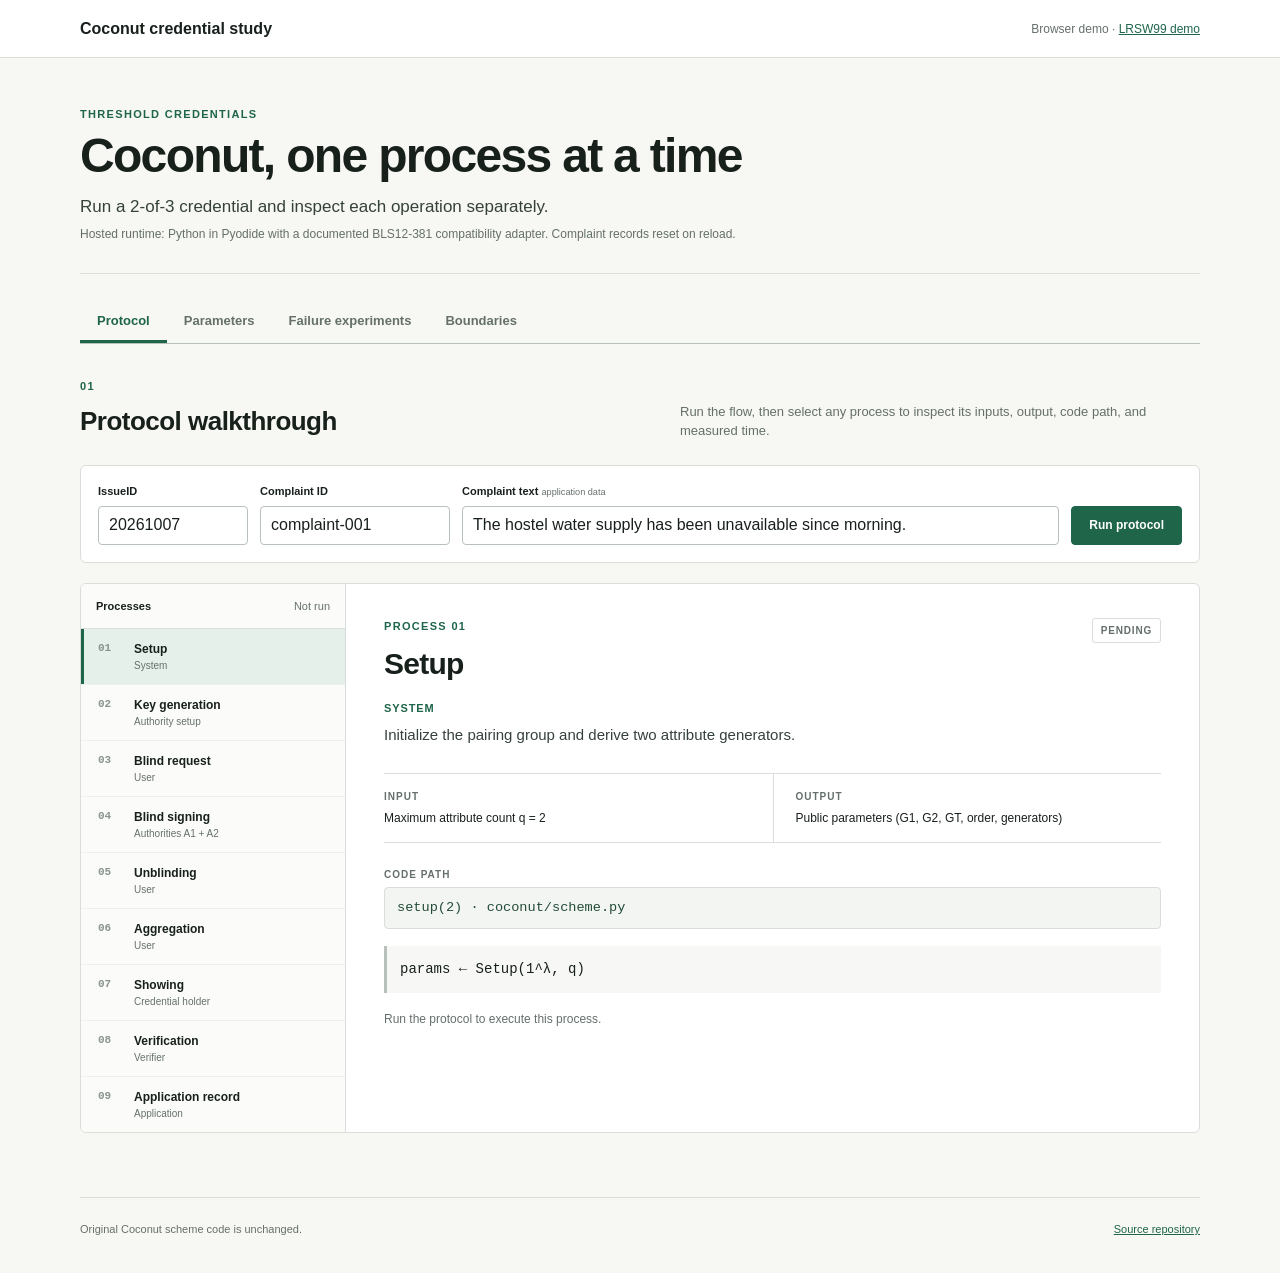
<file: coconut/index.html>
<!doctype html>
<html lang="en">
  <head>
    <meta charset="utf-8">
    <meta name="viewport" content="width=device-width, initial-scale=1">
    <meta name="description" content="Study the protocol stages, parameters, and failure cases in Coconut threshold credentials.">
    <title>Coconut credential study</title>
    <link rel="stylesheet" href="./styles.css">
  </head>
  <body>
    <header class="site-header">
      <a class="brand" href="./">Coconut credential study</a>
      <span class="header-meta">Browser demo · <a href="../">LRSW99 demo</a></span>
    </header>

    <main class="page-shell">
      <section class="intro">
        <p class="kicker">Threshold credentials</p>
        <h1>Coconut, one process at a time</h1>
        <p class="intro-copy">
          Run a 2-of-3 credential and inspect each operation separately.
        </p>
        <p id="runtime-note" class="runtime-note">
          Hosted runtime: Python in Pyodide with a documented BLS12-381 compatibility adapter. Complaint records reset on reload.
        </p>
      </section>

      <nav class="view-tabs" aria-label="Study sections">
        <button class="view-tab active" type="button" data-view="protocol">Protocol</button>
        <button class="view-tab" type="button" data-view="parameters">Parameters</button>
        <button class="view-tab" type="button" data-view="attacks">Failure experiments</button>
        <button class="view-tab" type="button" data-view="boundaries">Boundaries</button>
      </nav>

      <section id="view-protocol" class="view active" aria-labelledby="protocol-title">
        <div class="section-title">
          <div>
            <p class="section-index">01</p>
            <h2 id="protocol-title">Protocol walkthrough</h2>
          </div>
          <p>Run the flow, then select any process to inspect its inputs, output, code path, and measured time.</p>
        </div>

        <form id="protocol-form" data-runtime="browser" class="run-form">
          <label>
            <span>IssueID</span>
            <input id="issue-id" name="issue_id" type="number" min="1" max="9007199254740991" value="20261007" required>
          </label>
          <label>
            <span>Complaint ID</span>
            <input id="complaint-id" name="complaint_id" type="text" maxlength="120" value="complaint-001" required>
          </label>
          <label class="complaint-field">
            <span>Complaint text <small>application data</small></span>
            <input id="complaint-text" name="complaint_text" type="text" maxlength="5000" value="The hostel water supply has been unavailable since morning." required>
          </label>
          <button id="run-button" type="submit">Run protocol</button>
          <p id="form-message" class="form-message" role="status" aria-live="polite"></p>
        </form>

        <div class="protocol-layout">
          <aside class="process-nav" aria-label="Protocol processes">
            <div class="process-nav-heading">
              <strong>Processes</strong>
              <span id="run-summary">Not run</span>
            </div>
            <ol id="stage-list">
              <li><button type="button" class="process-button selected" data-stage="1"><span>01</span><strong>Setup</strong><small>System</small></button></li>
              <li><button type="button" class="process-button" data-stage="2"><span>02</span><strong>Key generation</strong><small>Authority setup</small></button></li>
              <li><button type="button" class="process-button" data-stage="3"><span>03</span><strong>Blind request</strong><small>User</small></button></li>
              <li><button type="button" class="process-button" data-stage="4"><span>04</span><strong>Blind signing</strong><small>Authorities A1 + A2</small></button></li>
              <li><button type="button" class="process-button" data-stage="5"><span>05</span><strong>Unblinding</strong><small>User</small></button></li>
              <li><button type="button" class="process-button" data-stage="6"><span>06</span><strong>Aggregation</strong><small>User</small></button></li>
              <li><button type="button" class="process-button" data-stage="7"><span>07</span><strong>Showing</strong><small>Credential holder</small></button></li>
              <li><button type="button" class="process-button" data-stage="8"><span>08</span><strong>Verification</strong><small>Verifier</small></button></li>
              <li><button type="button" class="process-button application" data-stage="9"><span>09</span><strong>Application record</strong><small>Application</small></button></li>
            </ol>
          </aside>

          <article class="process-detail" aria-live="polite">
            <div class="process-detail-header">
              <div>
                <p id="process-number" class="section-index">Process 01</p>
                <h3 id="process-title">Setup</h3>
              </div>
              <span id="process-status" class="process-status">Pending</span>
            </div>
            <p id="process-actor" class="process-actor">System</p>
            <p id="process-description" class="process-description">Initialize the pairing group and derive two attribute generators.</p>

            <dl class="process-io">
              <div><dt>Input</dt><dd id="process-input">Maximum attribute count q = 2</dd></div>
              <div><dt>Output</dt><dd id="process-output">Public parameters (G1, G2, GT, order, generators)</dd></div>
            </dl>

            <div class="code-path">
              <span>Code path</span>
              <code id="process-code">setup(2) · coconut/scheme.py</code>
            </div>
            <div id="process-equation" class="equation">params ← Setup(1<sup>λ</sup>, q)</div>
            <p id="process-result" class="process-result">Run the protocol to execute this process.</p>
          </article>
        </div>

        <section id="result-panel" class="run-result" hidden>
          <div>
            <p class="section-index">Result</p>
            <h3 id="result-title">Credential accepted</h3>
            <p id="result-copy"></p>
          </div>
          <dl>
            <div><dt>Cryptographic runtime</dt><dd id="total-duration">—</dd></div>
            <div><dt>UsedList entries</dt><dd id="used-count">—</dd></div>
          </dl>
        </section>
      </section>

      <section id="view-parameters" class="view" aria-labelledby="parameters-title" hidden>
        <div class="section-title">
          <div>
            <p class="section-index">02</p>
            <h2 id="parameters-title">Parameters</h2>
          </div>
          <p>Public setup values and application configuration. Secret scalars are not exported.</p>
        </div>
        <p id="parameter-status" class="loading-line">Open this section to load the runtime parameters.</p>
        <div id="parameter-grid" class="parameter-grid"></div>
        <div class="plain-note">
          Generator fingerprints are shortened SHA-256 digests of their encodings. They identify the values used in this run without displaying secret material.
        </div>
      </section>

      <section id="view-attacks" class="view" aria-labelledby="attacks-title" hidden>
        <div class="section-title">
          <div>
            <p class="section-index">03</p>
            <h2 id="attacks-title">Failure experiments</h2>
          </div>
          <p>Apply one controlled mutation and observe the original verifier. Each experiment creates a fresh valid credential first.</p>
        </div>
        <div class="attack-layout">
          <div id="attack-list" class="attack-list"><p class="loading-line">Loading experiments…</p></div>
          <article id="attack-result" class="attack-result">
            <p class="section-index">Experiment result</p>
            <h3>Select an experiment</h3>
            <p>The result will show the assumption, mutation, expected outcome, and observed verifier behavior.</p>
          </article>
        </div>
      </section>

      <section id="view-boundaries" class="view" aria-labelledby="boundaries-title" hidden>
        <div class="section-title">
          <div>
            <p class="section-index">04</p>
            <h2 id="boundaries-title">Implementation boundaries</h2>
          </div>
          <p>Claims are limited to the code paths and experiments shown here.</p>
        </div>
        <div class="boundary-list">
          <section>
            <h3>UsedList</h3>
            <p>The local record uses <code>(IssueID, complaint ID)</code>. It is not bound to private <code>k</code> and is not an anonymous nullifier.</p>
          </section>
          <section>
            <h3>Proof failure behavior</h3>
            <p>The original implementation sometimes raises <code>AssertionError</code> for invalid proofs instead of returning <code>False</code>.</p>
          </section>
          <section>
            <h3>Threshold edge case</h3>
            <p>The original one-share interpolation path raises <code>AttributeError</code>. The implementation is preserved and the experiment reports this behavior.</p>
          </section>
          <section>
            <h3>Hosted runtime</h3>
            <p>The GitHub Pages build runs the Python protocol in Pyodide with a documented BLS12-381 compatibility adapter. The Docker build remains the original petlib/bplib reproduction.</p>
          </section>
        </div>
      </section>
    </main>

    <footer class="site-footer">
      <span>Original Coconut scheme code is unchanged.</span>
      <a href="https://github.com/Yesy01/thesis">Source repository</a>
    </footer>

    <script src="./app.js" defer></script>
  </body>
</html>
</file>
<file: coconut/styles.css>
:root {
  --ink: #18201c;
  --muted: #65706a;
  --paper: #f7f7f3;
  --surface: #ffffff;
  --line: #d9ded9;
  --line-dark: #b7c0ba;
  --green: #1e654a;
  --green-soft: #e6f0ea;
  --amber: #91611f;
  --amber-soft: #f6eddd;
  --red: #9b3f35;
  --red-soft: #f6e8e5;
  --radius: 6px;
}

* { box-sizing: border-box; }

html { scroll-behavior: smooth; }

body {
  margin: 0;
  color: var(--ink);
  background: var(--paper);
  font-family: ui-sans-serif, -apple-system, BlinkMacSystemFont, "Segoe UI", sans-serif;
  line-height: 1.5;
}

button, input { font: inherit; }
button { color: inherit; }
a { color: var(--green); }
code { font-family: "SFMono-Regular", Consolas, monospace; font-size: .85em; }

.site-header {
  height: 58px;
  padding: 0 max(22px, calc((100% - 1120px) / 2));
  display: flex;
  align-items: center;
  justify-content: space-between;
  background: var(--surface);
  border-bottom: 1px solid var(--line);
}

.brand { color: var(--ink); text-decoration: none; font-weight: 700; }
.header-meta { color: var(--muted); font-size: 12px; }
.page-shell { width: min(1120px, calc(100% - 40px)); margin: 0 auto; }

.intro { padding: 48px 0 30px; border-bottom: 1px solid var(--line); }
.kicker, .section-index {
  margin: 0 0 7px;
  color: var(--green);
  font-size: 11px;
  font-weight: 800;
  letter-spacing: .12em;
  text-transform: uppercase;
}

.intro h1 { margin: 0; font-size: clamp(32px, 5vw, 48px); line-height: 1.08; letter-spacing: -.035em; font-weight: 650; }
.intro-copy { margin: 13px 0 5px; color: #35413b; font-size: 17px; }
.runtime-note { margin: 0; color: var(--muted); font-size: 12px; }

.view-tabs { display: flex; gap: 0; margin: 26px 0 0; border-bottom: 1px solid var(--line-dark); overflow-x: auto; }
.view-tab {
  border: 0;
  border-bottom: 3px solid transparent;
  background: transparent;
  padding: 11px 17px 10px;
  color: var(--muted);
  font-size: 13px;
  font-weight: 700;
  white-space: nowrap;
  cursor: pointer;
}
.view-tab:hover { color: var(--ink); }
.view-tab.active { color: var(--green); border-bottom-color: var(--green); }

.view { padding: 34px 0 64px; }
.view[hidden] { display: none; }
.section-title { display: flex; justify-content: space-between; gap: 40px; align-items: end; margin-bottom: 24px; }
.section-title h2 { margin: 0; font-size: 26px; letter-spacing: -.02em; }
.section-title > p { max-width: 520px; margin: 0; color: var(--muted); font-size: 13px; }

.run-form {
  display: grid;
  grid-template-columns: 150px 190px minmax(260px, 1fr) auto;
  gap: 12px;
  align-items: end;
  padding: 17px;
  margin-bottom: 20px;
  background: var(--surface);
  border: 1px solid var(--line);
  border-radius: var(--radius);
}
.run-form label span { display: block; margin-bottom: 6px; font-size: 11px; font-weight: 750; }
.run-form label small { color: var(--muted); font-weight: 500; }
.run-form input {
  width: 100%;
  height: 39px;
  padding: 8px 10px;
  color: var(--ink);
  background: white;
  border: 1px solid var(--line-dark);
  border-radius: 4px;
  outline: none;
}
.run-form input:focus { border-color: var(--green); box-shadow: 0 0 0 2px rgba(30, 101, 74, .12); }
#run-button {
  height: 39px;
  padding: 0 17px;
  color: white;
  background: var(--green);
  border: 1px solid var(--green);
  border-radius: 4px;
  font-size: 12px;
  font-weight: 750;
  cursor: pointer;
}
#run-button:hover { background: #174e3a; }
#run-button:disabled { opacity: .62; cursor: wait; }
.form-message { grid-column: 1 / -1; min-height: 0; margin: 0; color: var(--red); font-size: 12px; }
.form-message:empty { display: none; }

.protocol-layout {
  display: grid;
  grid-template-columns: 265px minmax(0, 1fr);
  min-height: 540px;
  background: var(--surface);
  border: 1px solid var(--line);
  border-radius: var(--radius);
  overflow: hidden;
}
.process-nav { border-right: 1px solid var(--line); background: #fbfcfa; }
.process-nav-heading { padding: 14px 15px; display: flex; justify-content: space-between; border-bottom: 1px solid var(--line); font-size: 11px; }
.process-nav-heading span { color: var(--muted); }
.process-nav ol { margin: 0; padding: 0; list-style: none; }
.process-nav li + li { border-top: 1px solid #edf0ed; }
.process-button {
  width: 100%;
  display: grid;
  grid-template-columns: 28px 1fr;
  gap: 0 8px;
  padding: 11px 14px;
  text-align: left;
  background: transparent;
  border: 0;
  border-left: 3px solid transparent;
  cursor: pointer;
}
.process-button > span { grid-row: 1 / 3; color: #8a938e; font: 650 11px/1.5 "SFMono-Regular", Consolas, monospace; }
.process-button strong { font-size: 12px; font-weight: 700; }
.process-button small { color: var(--muted); font-size: 10px; }
.process-button:hover { background: #f3f5f2; }
.process-button.selected { border-left-color: var(--green); background: var(--green-soft); }
.process-button.running { border-left-color: var(--amber); background: var(--amber-soft); }
.process-button.complete > span::after { content: " ✓"; color: var(--green); }
.process-button.failed { border-left-color: var(--red); background: var(--red-soft); }

.process-detail { padding: 34px 38px; }
.process-detail-header { display: flex; justify-content: space-between; gap: 20px; align-items: start; }
.process-detail h3 { margin: 2px 0 0; font-size: 30px; letter-spacing: -.025em; }
.process-status { padding: 4px 8px; color: var(--muted); border: 1px solid var(--line); border-radius: 3px; font-size: 10px; font-weight: 800; text-transform: uppercase; letter-spacing: .08em; }
.process-status.running { color: var(--amber); border-color: #d6b781; background: var(--amber-soft); }
.process-status.complete { color: var(--green); border-color: #a9c9b9; background: var(--green-soft); }
.process-actor { display: inline-block; margin: 14px 0 7px; color: var(--green); font-size: 11px; font-weight: 800; text-transform: uppercase; letter-spacing: .08em; }
.process-description { max-width: 700px; margin: 0 0 27px; color: #35413b; font-size: 15px; }

.process-io { display: grid; grid-template-columns: 1fr 1fr; margin: 0 0 24px; border-top: 1px solid var(--line); border-bottom: 1px solid var(--line); }
.process-io > div { padding: 15px 0; }
.process-io > div + div { padding-left: 22px; border-left: 1px solid var(--line); }
.process-io dt, .run-result dt { margin-bottom: 5px; color: var(--muted); font-size: 10px; font-weight: 800; letter-spacing: .1em; text-transform: uppercase; }
.process-io dd, .run-result dd { margin: 0; font-size: 12px; }
.code-path { margin: 0 0 17px; }
.code-path span { display: block; margin-bottom: 5px; color: var(--muted); font-size: 10px; font-weight: 800; text-transform: uppercase; letter-spacing: .1em; }
.code-path code { display: block; padding: 10px 12px; background: #f3f5f2; border: 1px solid var(--line); border-radius: 4px; color: #234c39; }
.equation { padding: 13px; margin-bottom: 17px; background: #f7f8f6; border-left: 3px solid var(--line-dark); font: 500 14px/1.5 "SFMono-Regular", Consolas, monospace; overflow-x: auto; }
.process-result { margin: 0; color: var(--muted); font-size: 12px; }
.process-result.complete { color: var(--green); }

.run-result {
  display: flex;
  justify-content: space-between;
  gap: 30px;
  align-items: center;
  padding: 22px 25px;
  margin-top: 17px;
  color: white;
  background: #183f31;
  border-radius: var(--radius);
}
.run-result[hidden] { display: none; }
.run-result h3 { margin: 2px 0 4px; font-size: 20px; }
.run-result p:not(.section-index) { margin: 0; color: #cadbd2; font-size: 12px; }
.run-result .section-index { color: #9bc7b1; }
.run-result dl { display: flex; gap: 28px; margin: 0; }
.run-result dt { color: #a9c7b8; }
.run-result dd { font-size: 15px; font-weight: 750; }

.loading-line { color: var(--muted); font-size: 13px; }
.parameter-grid { display: grid; grid-template-columns: repeat(3, 1fr); border: 1px solid var(--line); background: var(--surface); }
.parameter-item { min-height: 105px; padding: 18px; border-right: 1px solid var(--line); border-bottom: 1px solid var(--line); }
.parameter-item:nth-child(3n) { border-right: 0; }
.parameter-item dt { margin-bottom: 8px; color: var(--muted); font-size: 10px; font-weight: 800; letter-spacing: .08em; text-transform: uppercase; }
.parameter-item dd { margin: 0; font-size: 12px; overflow-wrap: anywhere; }
.parameter-item dd.mono { font-family: "SFMono-Regular", Consolas, monospace; font-size: 11px; }
.plain-note { margin-top: 15px; padding: 13px 15px; color: var(--muted); background: #eef1ed; border-left: 3px solid var(--line-dark); font-size: 12px; }

.attack-layout { display: grid; grid-template-columns: 340px minmax(0, 1fr); border: 1px solid var(--line); background: var(--surface); min-height: 470px; }
.attack-list { border-right: 1px solid var(--line); }
.attack-button { width: 100%; padding: 15px 17px; text-align: left; background: transparent; border: 0; border-bottom: 1px solid var(--line); cursor: pointer; }
.attack-button strong, .attack-button small { display: block; }
.attack-button strong { font-size: 12px; }
.attack-button small { margin-top: 4px; color: var(--muted); font-size: 10px; line-height: 1.4; }
.attack-button:hover, .attack-button.selected { background: var(--red-soft); }
.attack-button:disabled { cursor: wait; opacity: .6; }
.attack-result { padding: 31px 35px; }
.attack-result h3 { margin: 4px 0 15px; font-size: 25px; }
.attack-result > p:not(.section-index) { color: var(--muted); font-size: 13px; }
.attack-facts { margin: 24px 0 0; }
.attack-facts div { padding: 13px 0; border-top: 1px solid var(--line); }
.attack-facts dt { margin-bottom: 4px; color: var(--muted); font-size: 10px; font-weight: 800; text-transform: uppercase; letter-spacing: .08em; }
.attack-facts dd { margin: 0; font-size: 12px; }
.attack-outcome { display: inline-block; margin-top: 20px; padding: 6px 9px; border-radius: 3px; font-size: 11px; font-weight: 800; }
.attack-outcome.pass { color: var(--green); background: var(--green-soft); }
.attack-outcome.fail { color: var(--red); background: var(--red-soft); }

.boundary-list { border-top: 1px solid var(--line-dark); }
.boundary-list section { display: grid; grid-template-columns: 220px 1fr; gap: 30px; padding: 20px 0; border-bottom: 1px solid var(--line); }
.boundary-list h3 { margin: 0; font-size: 14px; }
.boundary-list p { margin: 0; max-width: 720px; color: var(--muted); font-size: 13px; }

.site-footer { width: min(1120px, calc(100% - 40px)); margin: 0 auto; padding: 23px 0 35px; display: flex; justify-content: space-between; border-top: 1px solid var(--line); color: var(--muted); font-size: 11px; }

@media (max-width: 900px) {
  .run-form { grid-template-columns: 1fr 1fr; }
  .complaint-field { grid-column: 1 / -1; }
  #run-button { width: max-content; }
  .protocol-layout { grid-template-columns: 220px 1fr; }
  .process-detail { padding: 28px; }
  .parameter-grid { grid-template-columns: 1fr 1fr; }
  .parameter-item:nth-child(3n) { border-right: 1px solid var(--line); }
  .parameter-item:nth-child(2n) { border-right: 0; }
  .attack-layout { grid-template-columns: 290px 1fr; }
}

@media (max-width: 680px) {
  .header-meta { display: none; }
  .page-shell { width: min(100% - 24px, 1120px); }
  .intro { padding-top: 34px; }
  .intro h1 { font-size: 34px; }
  .section-title { display: block; }
  .section-title > p { margin-top: 9px; }
  .run-form { grid-template-columns: 1fr; }
  .complaint-field { grid-column: auto; }
  .protocol-layout, .attack-layout { grid-template-columns: 1fr; }
  .process-nav, .attack-list { border-right: 0; border-bottom: 1px solid var(--line); }
  .process-nav ol { display: flex; overflow-x: auto; }
  .process-nav li { min-width: 160px; border-top: 0 !important; border-right: 1px solid var(--line); }
  .process-button { min-height: 66px; }
  .process-detail { padding: 24px 20px; }
  .process-io { grid-template-columns: 1fr; }
  .process-io > div + div { padding-left: 0; border-left: 0; border-top: 1px solid var(--line); }
  .run-result { display: block; }
  .run-result dl { margin-top: 17px; }
  .parameter-grid { grid-template-columns: 1fr; }
  .parameter-item { border-right: 0 !important; }
  .boundary-list section { grid-template-columns: 1fr; gap: 7px; }
  .site-footer { display: block; }
  .site-footer a { display: inline-block; margin-top: 7px; }
}

@media (prefers-reduced-motion: reduce) {
  html { scroll-behavior: auto; }
}
</file>
